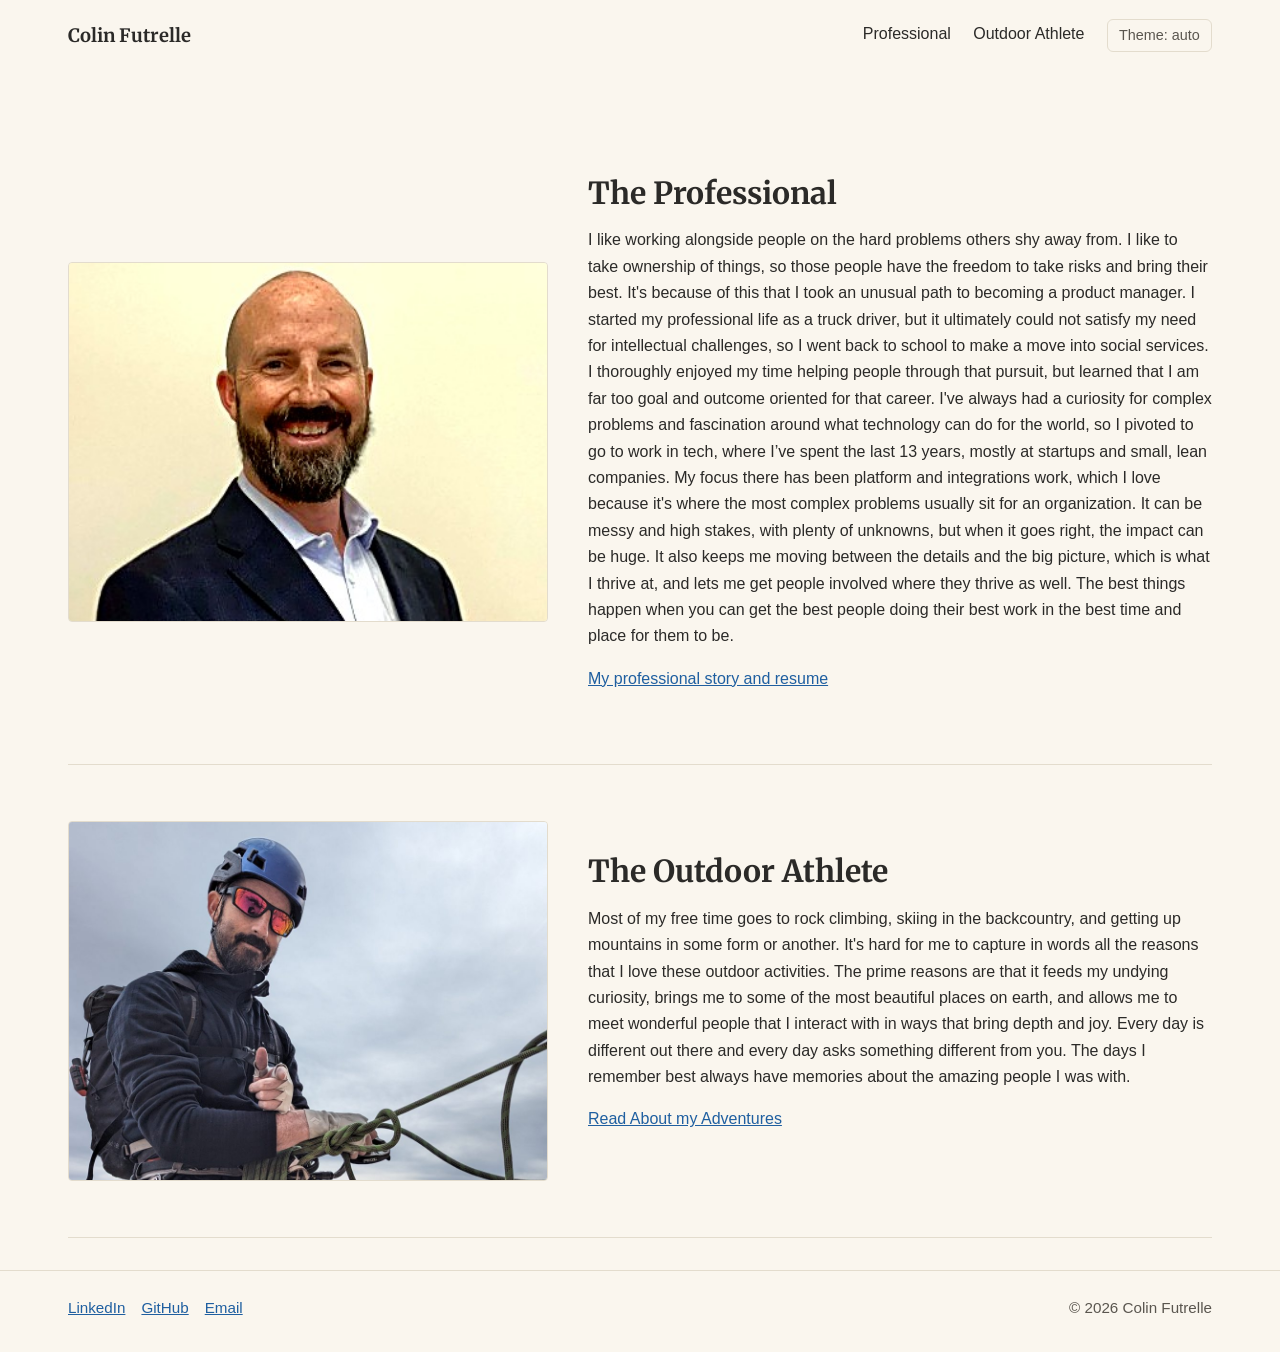
<file: index.html>
<!doctype html><html lang="en"><head><meta charset="utf-8"><meta name="viewport" content="width=device-width,initial-scale=1">
<title>Colin Futrelle</title><meta name="description" content="Colin Futrelle, product leader, rock climber, backcountry skier, and mountaineer."><meta name="color-scheme" content="light dark"><meta name="theme-color" content="#14263A">
<meta property="og:title" content="Colin Futrelle"><meta property="og:description" content="Colin Futrelle, product leader, rock climber, backcountry skier, and mountaineer."><meta property="og:type" content="website">
<link rel="preconnect" href="https://fonts.googleapis.com"><link rel="preconnect" href="https://fonts.gstatic.com" crossorigin><link rel="stylesheet" href="https://fonts.googleapis.com/css2?family=Merriweather:wght@400;700&display=swap">
<link rel="stylesheet" href="style.css"></head><body>
<header><div class="wrap"><a class="brand" href="index.html">Colin Futrelle</a>
<nav aria-label="Main"><a href="professional.html">Professional</a><a href="outdoor-athlete.html">Outdoor Athlete</a><button class="theme" type="button">Theme: auto</button></nav></div></header>
<main><div class="wrap" style="padding-top:3rem">
<section class="row"><figure><img class="crop" src="professional-headshot.jpg" alt="Colin Futrelle, smiling, wearing a navy blazer and light blue button-down shirt" style="object-position:50% 0%"></figure>
<div><h2><a href="professional.html" style="color:inherit;text-decoration:none">The Professional</a></h2>
<p>I like working alongside people on the hard problems others shy away from. I like to take ownership of things, so those people have the freedom to take risks and bring their best. It's because of this that I took an unusual path to becoming a product manager. I started my professional life as a truck driver, but it ultimately could not satisfy my need for intellectual challenges, so I went back to school to make a move into social services. I thoroughly enjoyed my time helping people through that pursuit, but learned that I am far too goal and outcome oriented for that career. I've always had a curiosity for complex problems and fascination around what technology can do for the world, so I pivoted to go to work in tech, where I’ve spent the last 13 years, mostly at startups and small, lean companies. My focus there has been platform and integrations work, which I love because it's where the most complex problems usually sit for an organization. It can be messy and high stakes, with plenty of unknowns, but when it goes right, the impact can be huge. It also keeps me moving between the details and the big picture, which is what I thrive at, and lets me get people involved where they thrive as well. The best things happen when you can get the best people doing their best work in the best time and place for them to be.</p><p><a href="professional.html">My professional story and resume</a></p></div></section>

<section class="row"><figure><img class="crop" src="climbing.jpg" alt="Colin in a helmet and sunglasses, high on a cliff with a coiled rope and a desert valley behind him"></figure>
<div><h2><a href="outdoor-athlete.html" style="color:inherit;text-decoration:none">The Outdoor Athlete</a></h2>
<p>Most of my free time goes to rock climbing, skiing in the backcountry, and getting up mountains in some form or another. It's hard for me to capture in words all the reasons that I love these outdoor activities. The prime reasons are that it feeds my undying curiosity, brings me to some of the most beautiful places on earth, and allows me to meet wonderful people that I interact with in ways that bring depth and joy. Every day is different out there and every day asks something different from you. The days I remember best always have memories about the amazing people I was with.</p><p><a href="outdoor-athlete.html">Read About my Adventures</a></p></div></section>
</div></main>
<footer><div class="wrap"><div><a href="https://www.linkedin.com/in/colinfutrelle">LinkedIn</a><a href="https://github.com/Vehementrr">GitHub</a><a href="mailto:cefutrelle@gmail.com">Email</a></div><div>&copy; 2026 Colin Futrelle</div></div></footer>
<script src="site.js"></script></body></html>
</file>
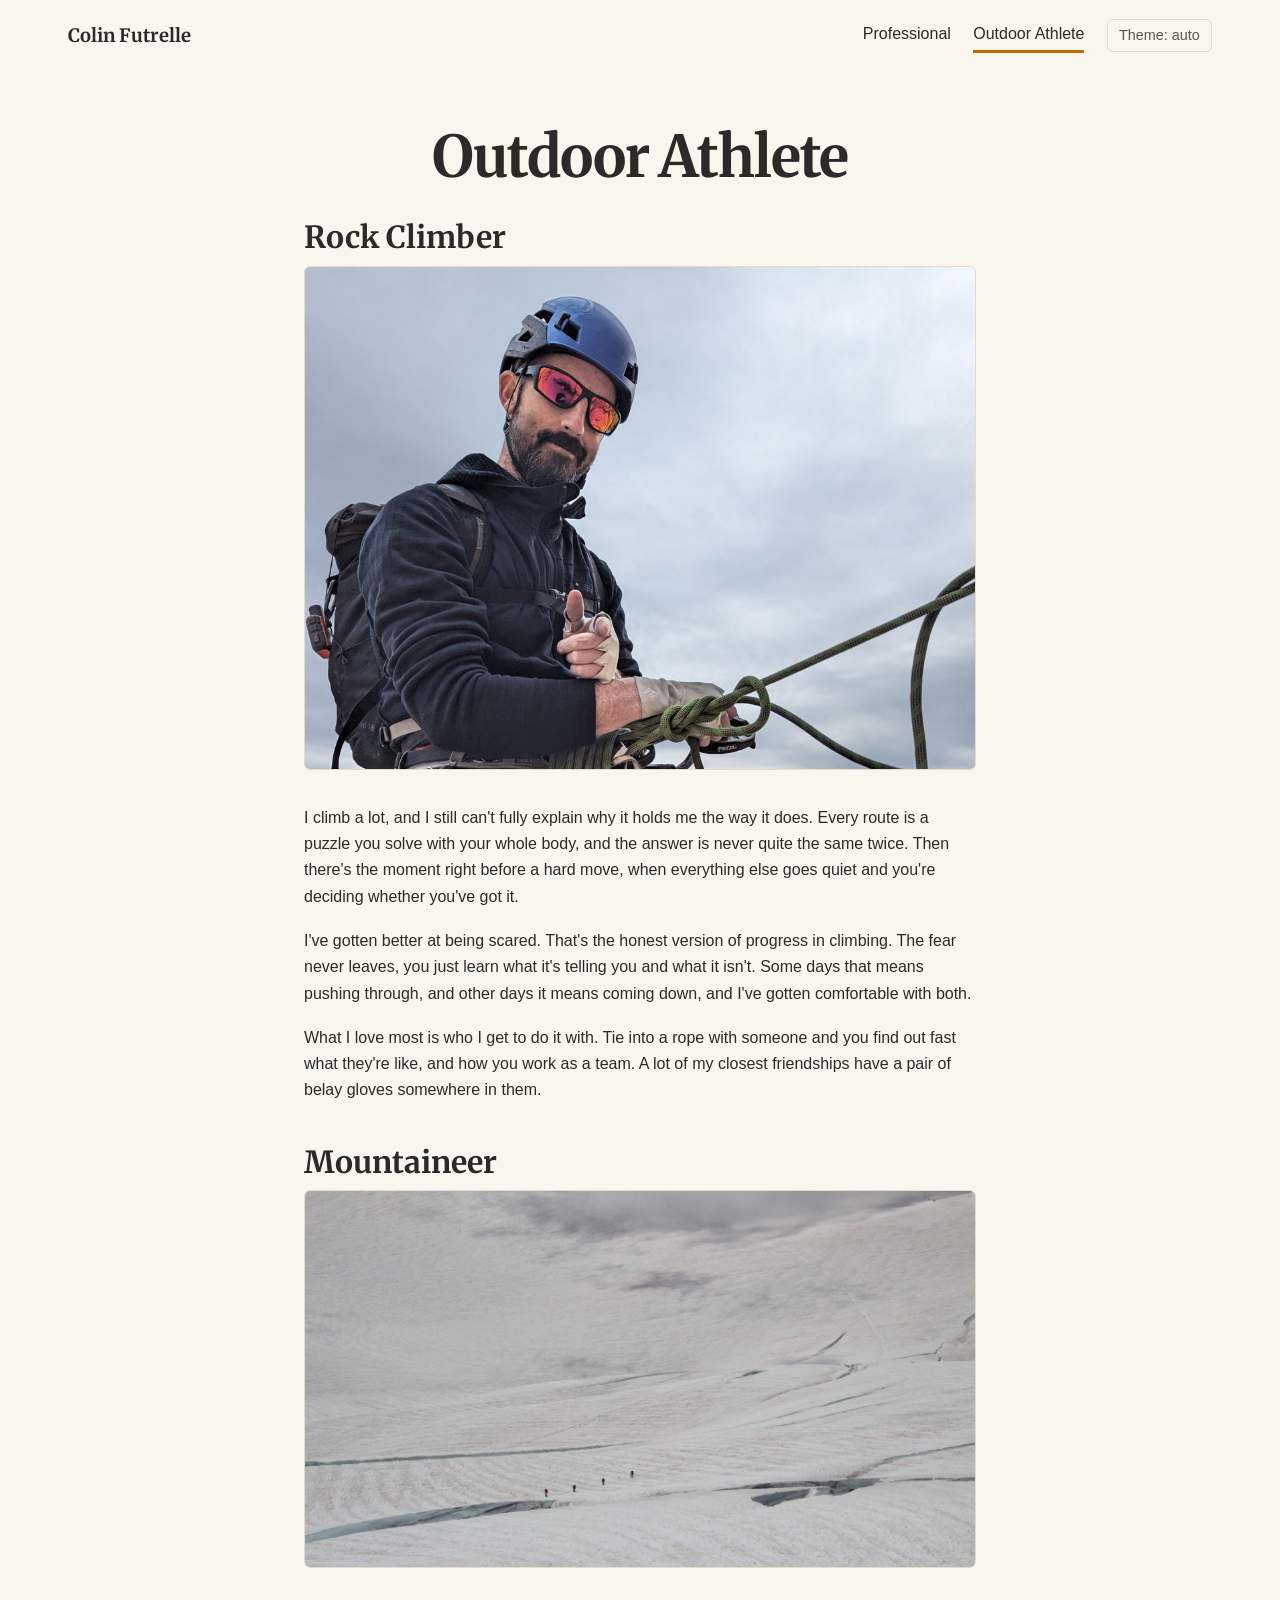
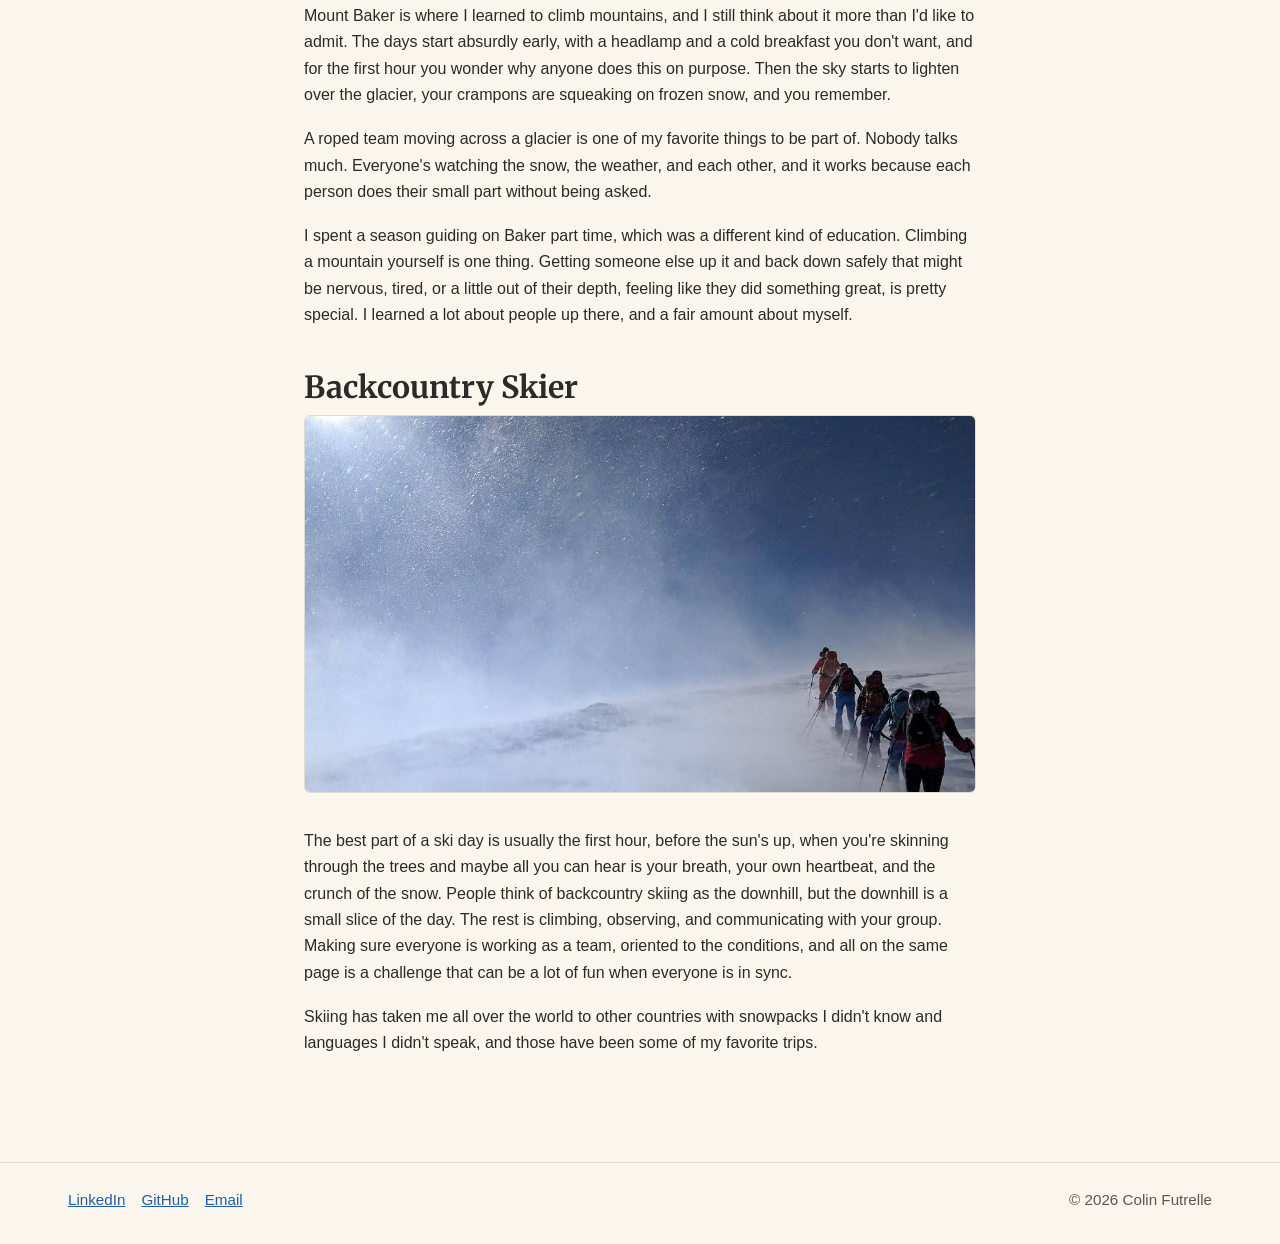
<file: outdoor-athlete.html>
<!doctype html><html lang="en"><head><meta charset="utf-8"><meta name="viewport" content="width=device-width,initial-scale=1">
<title>Outdoor Athlete | Colin Futrelle</title><meta name="description" content="Colin Futrelle on rock climbing, mountaineering, and backcountry skiing."><meta name="color-scheme" content="light dark"><meta name="theme-color" content="#14263A">
<meta property="og:title" content="Outdoor Athlete | Colin Futrelle"><meta property="og:description" content="Colin Futrelle on rock climbing, mountaineering, and backcountry skiing."><meta property="og:type" content="website">
<link rel="preconnect" href="https://fonts.googleapis.com"><link rel="preconnect" href="https://fonts.gstatic.com" crossorigin><link rel="stylesheet" href="https://fonts.googleapis.com/css2?family=Merriweather:wght@400;700&display=swap">
<link rel="stylesheet" href="style.css"></head><body>
<header><div class="wrap"><a class="brand" href="index.html">Colin Futrelle</a>
<nav aria-label="Main"><a href="professional.html">Professional</a><a href="outdoor-athlete.html" aria-current="page">Outdoor Athlete</a><button class="theme" type="button">Theme: auto</button></nav></div></header>
<main class="page wrap"><div class="intro">
<h1 style="font-size:clamp(2.2rem,6vw,3.6rem)">Outdoor Athlete</h1>

<h2 style="margin-top:2rem">Rock Climber</h2>
<img class="story-hero" src="climbing.jpg" alt="Colin in a blue helmet and mirrored sunglasses on a high belay, pointing at the camera, with a stack of rope and a desert valley below" style="aspect-ratio:4/3;object-position:50% 8%">
<div class="prose"><p>I climb a lot, and I still can't fully explain why it holds me the way it does. Every route is a puzzle you solve with your whole body, and the answer is never quite the same twice. Then there's the moment right before a hard move, when everything else goes quiet and you're deciding whether you've got it.</p>
<p>I've gotten better at being scared. That's the honest version of progress in climbing. The fear never leaves, you just learn what it's telling you and what it isn't. Some days that means pushing through, and other days it means coming down, and I've gotten comfortable with both.</p>
<p>What I love most is who I get to do it with. Tie into a rope with someone and you find out fast what they're like, and how you work as a team. A lot of my closest friendships have a pair of belay gloves somewhere in them.</p></div>

<h2 style="margin-top:2.5rem">Mountaineer</h2>
<img class="story-hero" src="glacier-team.jpg" alt="A roped team of climbers crossing a snowfield below cloud-covered peaks, crevasses visible nearby" style="object-position:50% 70%">
<div class="prose"><p>Mount Baker is where I learned to climb mountains, and I still think about it more than I'd like to admit. The days start absurdly early, with a headlamp and a cold breakfast you don't want, and for the first hour you wonder why anyone does this on purpose. Then the sky starts to lighten over the glacier, your crampons are squeaking on frozen snow, and you remember.</p>
<p>A roped team moving across a glacier is one of my favorite things to be part of. Nobody talks much. Everyone's watching the snow, the weather, and each other, and it works because each person does their small part without being asked.</p>
<p>I spent a season guiding on Baker part time, which was a different kind of education. Climbing a mountain yourself is one thing. Getting someone else up it and back down safely that might be nervous, tired, or a little out of their depth, feeling like they did something great, is pretty special. I learned a lot about people up there, and a fair amount about myself.</p></div>

<h2 style="margin-top:2.5rem">Backcountry Skier</h2>
<img class="story-hero" src="ski-team.jpg" alt="A line of backcountry skiers ascending a wind-blown ridge in bright sun and blowing snow" style="object-position:75% 45%">
<div class="prose"><p>The best part of a ski day is usually the first hour, before the sun's up, when you're skinning through the trees and maybe all you can hear is your breath, your own heartbeat, and the crunch of the snow. People think of backcountry skiing as the downhill, but the downhill is a small slice of the day. The rest is climbing, observing, and communicating with your group. Making sure everyone is working as a team, oriented to the conditions, and all on the same page is a challenge that can be a lot of fun when everyone is in sync.</p>
<p>Skiing has taken me all over the world to other countries with snowpacks I didn't know and languages I didn't speak, and those have been some of my favorite trips.</p></div>
</div></main>
<footer><div class="wrap"><div><a href="https://www.linkedin.com/in/colinfutrelle">LinkedIn</a><a href="https://github.com/Vehementrr">GitHub</a><a href="mailto:cefutrelle@gmail.com">Email</a></div><div>&copy; 2026 Colin Futrelle</div></div></footer>
<script src="site.js"></script></body></html>
</file>
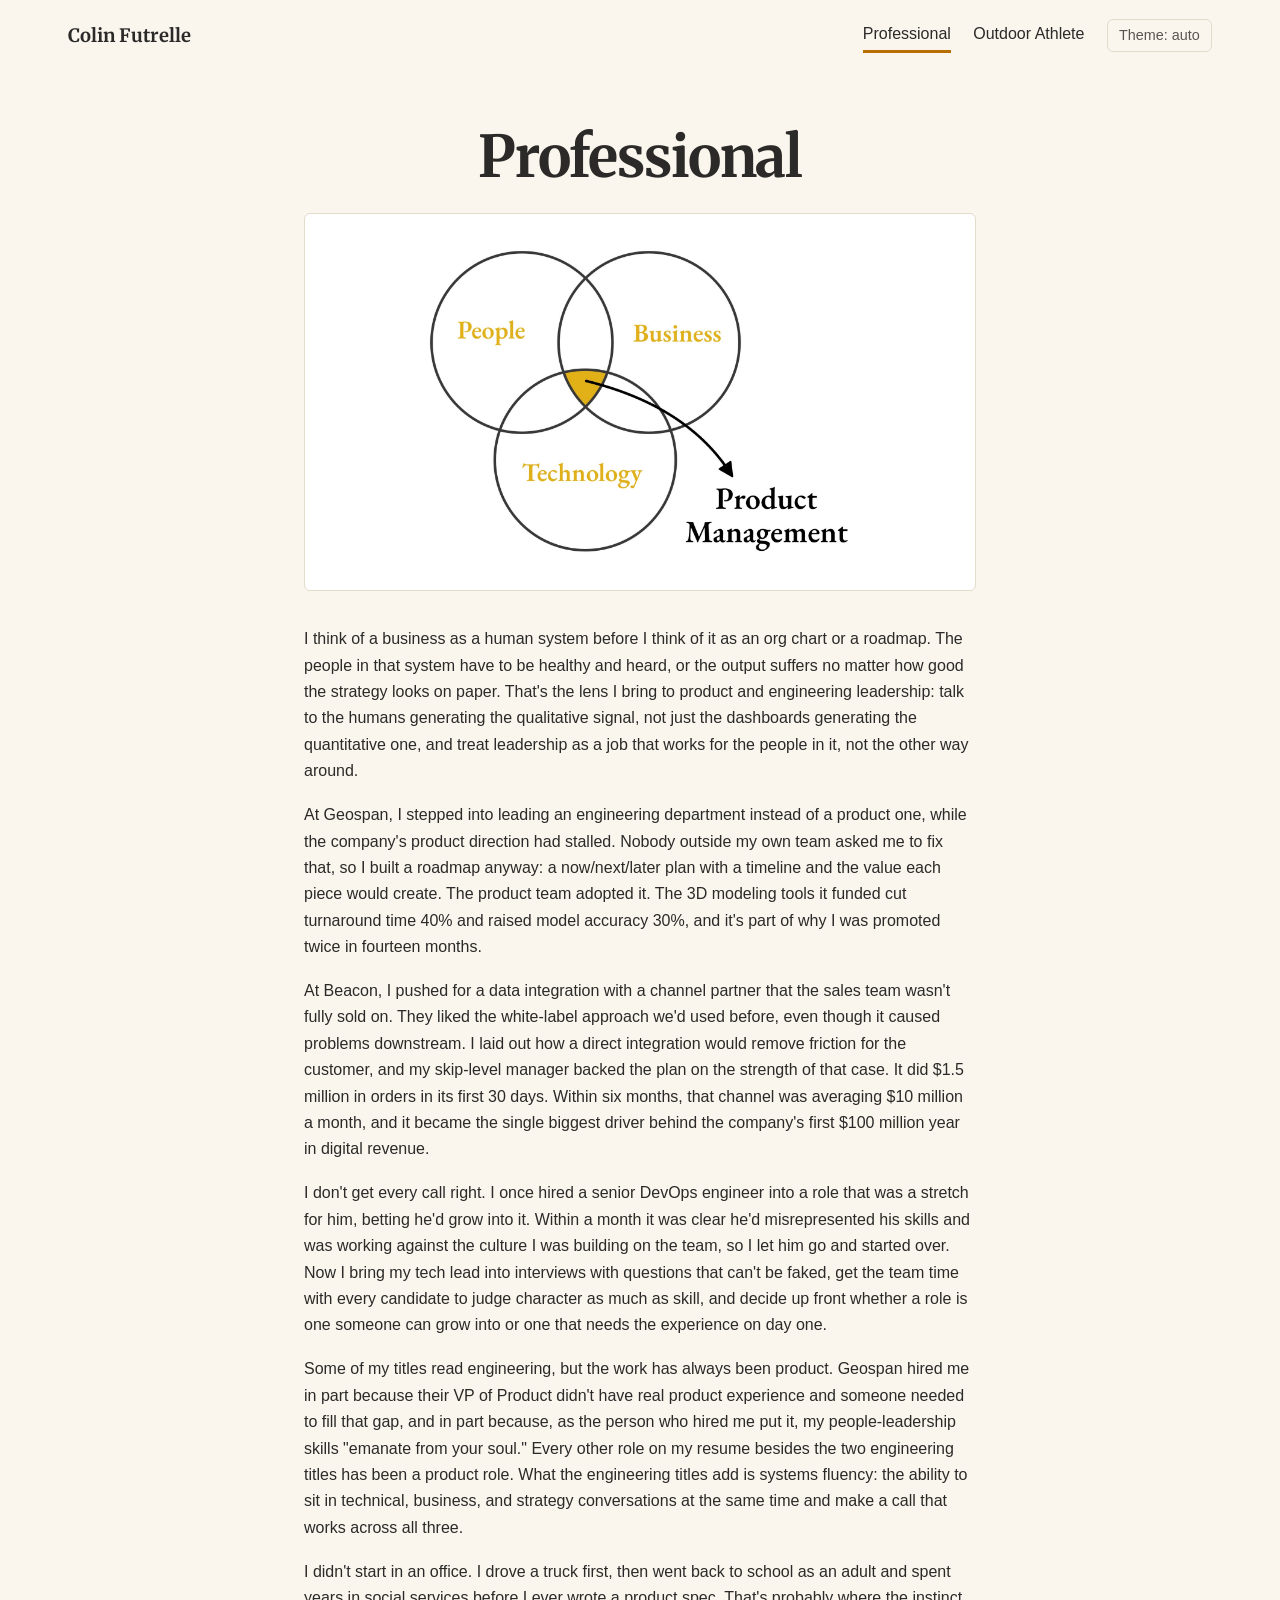
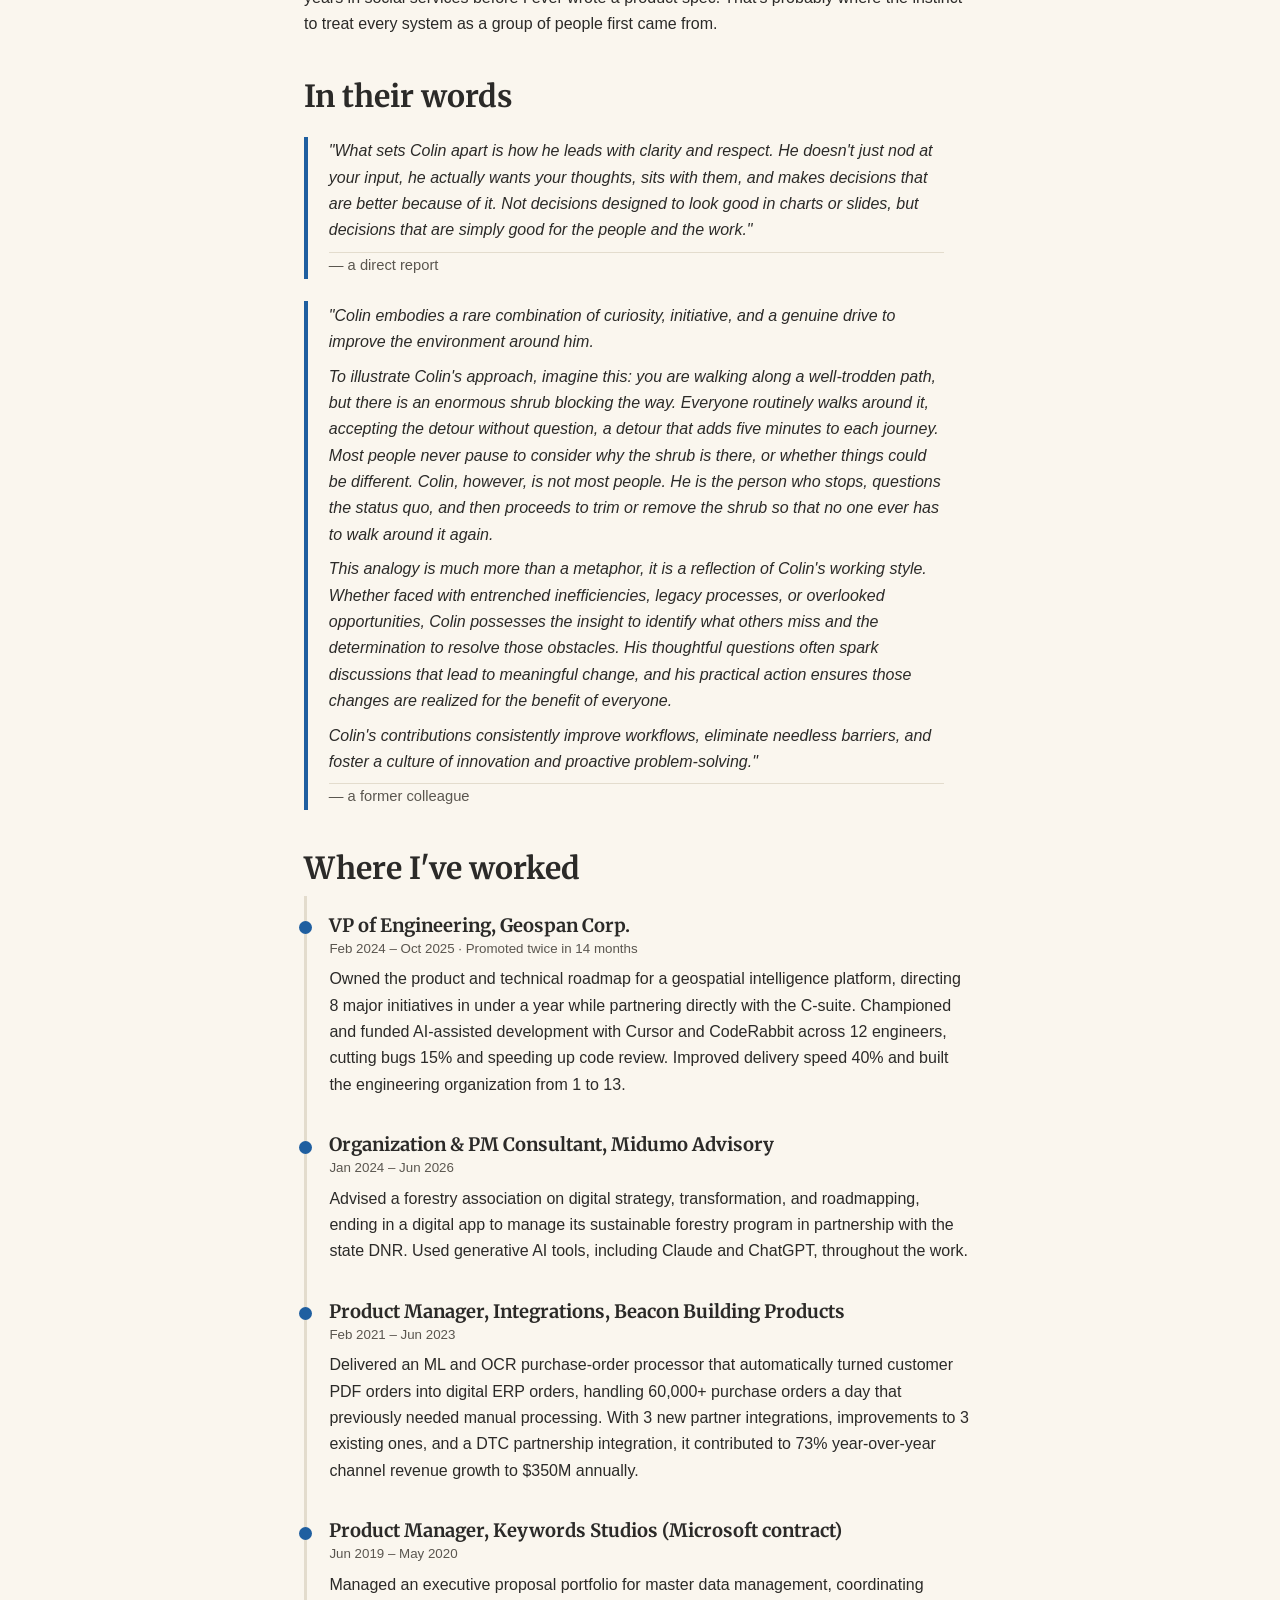
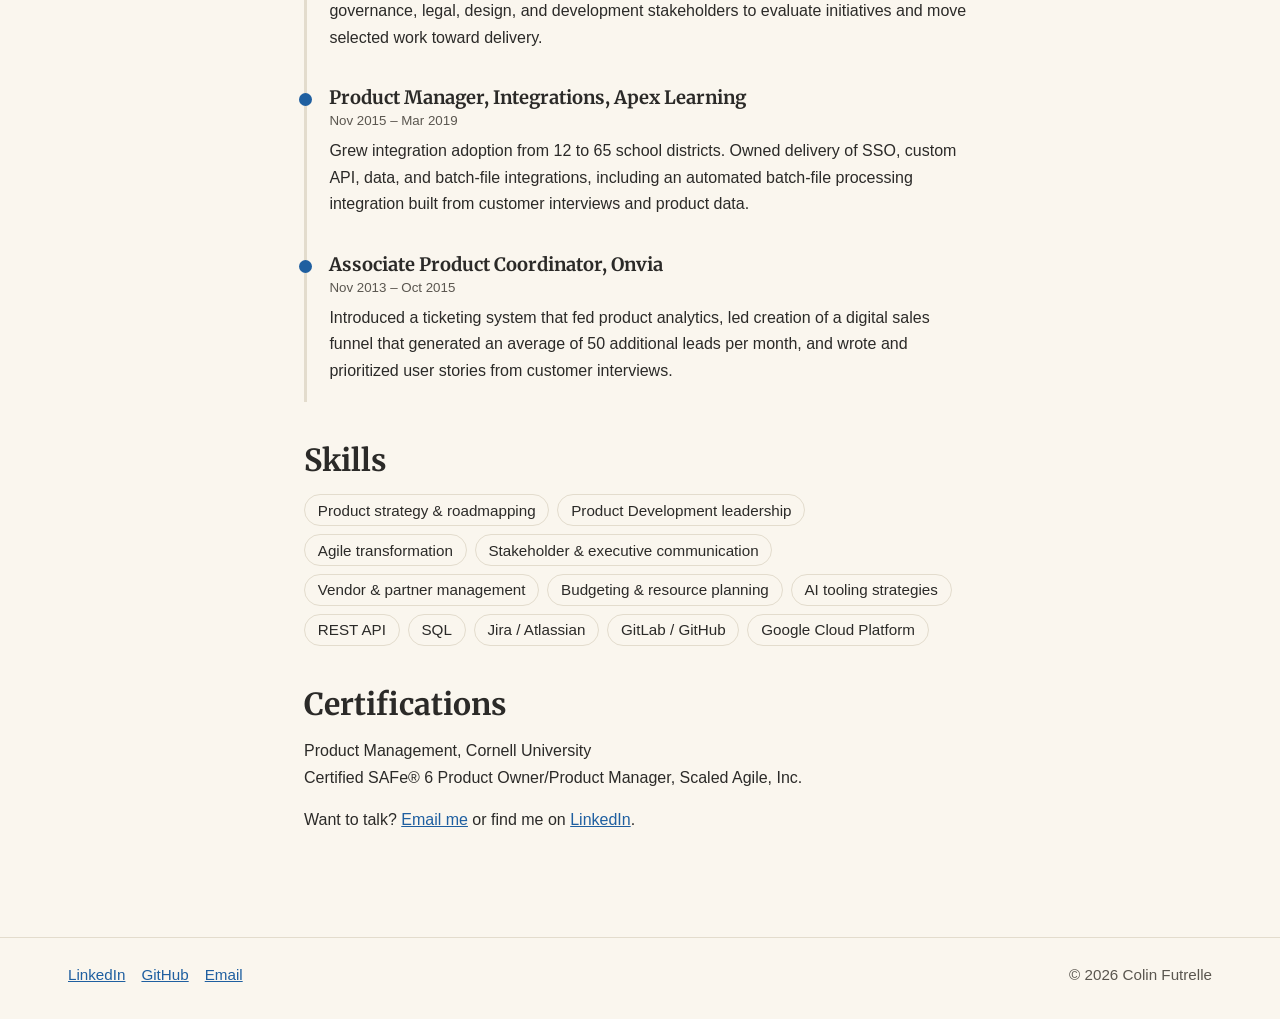
<file: professional.html>
<!doctype html><html lang="en"><head><meta charset="utf-8"><meta name="viewport" content="width=device-width,initial-scale=1">
<title>Professional | Colin Futrelle</title><meta name="description" content="Colin Futrelle's professional background in product and engineering leadership."><meta name="color-scheme" content="light dark"><meta name="theme-color" content="#14263A">
<meta property="og:title" content="Professional | Colin Futrelle"><meta property="og:description" content="Colin Futrelle's professional background in product and engineering leadership."><meta property="og:type" content="website">
<link rel="preconnect" href="https://fonts.googleapis.com"><link rel="preconnect" href="https://fonts.gstatic.com" crossorigin><link rel="stylesheet" href="https://fonts.googleapis.com/css2?family=Merriweather:wght@400;700&display=swap">
<link rel="stylesheet" href="style.css"></head><body>
<header><div class="wrap"><a class="brand" href="index.html">Colin Futrelle</a>
<nav aria-label="Main"><a href="professional.html" aria-current="page">Professional</a><a href="outdoor-athlete.html">Outdoor Athlete</a><button class="theme" type="button">Theme: auto</button></nav></div></header>
<main class="page wrap"><div class="intro">
<h1 style="font-size:clamp(2.2rem,6vw,3.6rem)">Professional</h1>
<img class="story-hero" src="product-management-diagram.jpg" alt="Venn diagram of three overlapping circles labeled People, Business, and Technology, with an arrow from their overlap pointing to the words Product Management" style="object-fit:contain;background:#fff;padding:1.8rem">
<div class="prose"><p>I think of a business as a human system before I think of it as an org chart or a roadmap. The people in that system have to be healthy and heard, or the output suffers no matter how good the strategy looks on paper. That's the lens I bring to product and engineering leadership: talk to the humans generating the qualitative signal, not just the dashboards generating the quantitative one, and treat leadership as a job that works for the people in it, not the other way around.</p>
<p>At Geospan, I stepped into leading an engineering department instead of a product one, while the company's product direction had stalled. Nobody outside my own team asked me to fix that, so I built a roadmap anyway: a now/next/later plan with a timeline and the value each piece would create. The product team adopted it. The 3D modeling tools it funded cut turnaround time 40% and raised model accuracy 30%, and it's part of why I was promoted twice in fourteen months.</p>
<p>At Beacon, I pushed for a data integration with a channel partner that the sales team wasn't fully sold on. They liked the white-label approach we'd used before, even though it caused problems downstream. I laid out how a direct integration would remove friction for the customer, and my skip-level manager backed the plan on the strength of that case. It did $1.5 million in orders in its first 30 days. Within six months, that channel was averaging $10 million a month, and it became the single biggest driver behind the company's first $100 million year in digital revenue.</p>
<p>I don't get every call right. I once hired a senior DevOps engineer into a role that was a stretch for him, betting he'd grow into it. Within a month it was clear he'd misrepresented his skills and was working against the culture I was building on the team, so I let him go and started over. Now I bring my tech lead into interviews with questions that can't be faked, get the team time with every candidate to judge character as much as skill, and decide up front whether a role is one someone can grow into or one that needs the experience on day one.</p>
<p>Some of my titles read engineering, but the work has always been product. Geospan hired me in part because their VP of Product didn't have real product experience and someone needed to fill that gap, and in part because, as the person who hired me put it, my people-leadership skills "emanate from your soul." Every other role on my resume besides the two engineering titles has been a product role. What the engineering titles add is systems fluency: the ability to sit in technical, business, and strategy conversations at the same time and make a call that works across all three.</p>
<p>I didn't start in an office. I drove a truck first, then went back to school as an adult and spent years in social services before I ever wrote a product spec. That's probably where the instinct to treat every system as a group of people first came from.</p></div>
<h2 style="margin-top:2.5rem">In their words</h2>
<blockquote><p>"What sets Colin apart is how he leads with clarity and respect. He doesn't just nod at your input, he actually wants your thoughts, sits with them, and makes decisions that are better because of it. Not decisions designed to look good in charts or slides, but decisions that are simply good for the people and the work."</p><footer>&mdash; a direct report</footer></blockquote>
<blockquote><p>"Colin embodies a rare combination of curiosity, initiative, and a genuine drive to improve the environment around him.</p>
<p>To illustrate Colin's approach, imagine this: you are walking along a well-trodden path, but there is an enormous shrub blocking the way. Everyone routinely walks around it, accepting the detour without question, a detour that adds five minutes to each journey. Most people never pause to consider why the shrub is there, or whether things could be different. Colin, however, is not most people. He is the person who stops, questions the status quo, and then proceeds to trim or remove the shrub so that no one ever has to walk around it again.</p>
<p>This analogy is much more than a metaphor, it is a reflection of Colin's working style. Whether faced with entrenched inefficiencies, legacy processes, or overlooked opportunities, Colin possesses the insight to identify what others miss and the determination to resolve those obstacles. His thoughtful questions often spark discussions that lead to meaningful change, and his practical action ensures those changes are realized for the benefit of everyone.</p>
<p>Colin's contributions consistently improve workflows, eliminate needless barriers, and foster a culture of innovation and proactive problem-solving."</p><footer>&mdash; a former colleague</footer></blockquote>
<h2 style="margin-top:2.5rem">Where I've worked</h2>
<div class="job"><h3>VP of Engineering, Geospan Corp.</h3><small>Feb 2024 – Oct 2025 · Promoted twice in 14 months</small><p>Owned the product and technical roadmap for a geospatial intelligence platform, directing 8 major initiatives in under a year while partnering directly with the C-suite. Championed and funded AI-assisted development with Cursor and CodeRabbit across 12 engineers, cutting bugs 15% and speeding up code review. Improved delivery speed 40% and built the engineering organization from 1 to 13.</p></div>
<div class="job"><h3>Organization &amp; PM Consultant, Midumo Advisory</h3><small>Jan 2024 – Jun 2026</small><p>Advised a forestry association on digital strategy, transformation, and roadmapping, ending in a digital app to manage its sustainable forestry program in partnership with the state DNR. Used generative AI tools, including Claude and ChatGPT, throughout the work.</p></div>
<div class="job"><h3>Product Manager, Integrations, Beacon Building Products</h3><small>Feb 2021 – Jun 2023</small><p>Delivered an ML and OCR purchase-order processor that automatically turned customer PDF orders into digital ERP orders, handling 60,000+ purchase orders a day that previously needed manual processing. With 3 new partner integrations, improvements to 3 existing ones, and a DTC partnership integration, it contributed to 73% year-over-year channel revenue growth to $350M annually.</p></div>
<div class="job"><h3>Product Manager, Keywords Studios (Microsoft contract)</h3><small>Jun 2019 – May 2020</small><p>Managed an executive proposal portfolio for master data management, coordinating governance, legal, design, and development stakeholders to evaluate initiatives and move selected work toward delivery.</p></div>
<div class="job"><h3>Product Manager, Integrations, Apex Learning</h3><small>Nov 2015 – Mar 2019</small><p>Grew integration adoption from 12 to 65 school districts. Owned delivery of SSO, custom API, data, and batch-file integrations, including an automated batch-file processing integration built from customer interviews and product data.</p></div>
<div class="job"><h3>Associate Product Coordinator, Onvia</h3><small>Nov 2013 – Oct 2015</small><p>Introduced a ticketing system that fed product analytics, led creation of a digital sales funnel that generated an average of 50 additional leads per month, and wrote and prioritized user stories from customer interviews.</p></div>
<h2 style="margin-top:2.5rem">Skills</h2>
<ul class="tags"><li>Product strategy &amp; roadmapping</li><li>Product Development leadership</li><li>Agile transformation</li><li>Stakeholder &amp; executive communication</li><li>Vendor &amp; partner management</li><li>Budgeting &amp; resource planning</li><li>AI tooling strategies</li><li>REST API</li><li>SQL</li><li>Jira / Atlassian</li><li>GitLab / GitHub</li><li>Google Cloud Platform</li></ul>
<h2 style="margin-top:2.5rem">Certifications</h2>
<p>Product Management, Cornell University<br>Certified SAFe&reg; 6 Product Owner/Product Manager, Scaled Agile, Inc.</p>
<p>Want to talk? <a href="mailto:cefutrelle@gmail.com">Email me</a> or find me on <a href="https://www.linkedin.com/in/colinfutrelle">LinkedIn</a>.</p>
</div></main>
<footer><div class="wrap"><div><a href="https://www.linkedin.com/in/colinfutrelle">LinkedIn</a><a href="https://github.com/Vehementrr">GitHub</a><a href="mailto:cefutrelle@gmail.com">Email</a></div><div>&copy; 2026 Colin Futrelle</div></div></footer>
<script src="site.js"></script></body></html>
</file>
<file: style.css>
:root{--bg:#FAF6EE;--ink:#2B2A28;--mut:#5A564F;--acc:#1F5FA0;--hi:#B86E00;--line:#E3DCCD;--card:#FFFDF8}
@media(prefers-color-scheme:dark){:root:not([data-theme=light]){--bg:#1C2128;--ink:#CFD5DB;--mut:#9AA4AE;--acc:#7FB2E5;--hi:#E0A93B;--line:#303842;--card:#232A32}}
:root[data-theme=dark]{--bg:#1C2128;--ink:#CFD5DB;--mut:#9AA4AE;--acc:#7FB2E5;--hi:#E0A93B;--line:#303842;--card:#232A32}
*{box-sizing:border-box}
body{margin:0;background:var(--bg);color:var(--ink);font:16px/1.65 Arial,Helvetica,sans-serif}
a{color:var(--acc)}a:focus-visible,button:focus-visible{outline:3px solid var(--hi);outline-offset:3px}
.wrap{max-width:74rem;margin:0 auto;padding:0 1.25rem}
header .wrap{display:flex;flex-wrap:wrap;gap:.75rem 2rem;align-items:center;justify-content:space-between;padding-top:1.1rem;padding-bottom:1.1rem}
.brand{font:700 1.15rem "Merriweather",serif;color:var(--ink);text-decoration:none}
nav{display:flex;flex-wrap:wrap;gap:.25rem 1.4rem;align-items:center}
nav a{color:var(--ink);text-decoration:none;padding:.2rem 0;border-bottom:3px solid transparent}
nav a:hover,nav a[aria-current]{border-color:var(--hi)}
button.theme{font:inherit;font-size:.9rem;background:none;color:var(--mut);border:1px solid var(--line);border-radius:6px;padding:.2rem .7rem;cursor:pointer}
.hero{background:repeating-radial-gradient(ellipse at 88% 15%,transparent 0 26px,var(--line) 26px 27px);border-bottom:1px solid var(--line)}
.hero .wrap{padding-top:5rem;padding-bottom:5rem}
h1{font:700 clamp(2.6rem,8vw,5rem)/1.05 "Merriweather",serif;margin:0 0 .6rem;letter-spacing:-.02em}
.hero p.sub{font-size:1.3rem;color:var(--mut);margin:0;border-left:5px solid var(--hi);padding-left:1rem}
h2{font:700 1.9rem/1.2 "Merriweather",serif;margin:0 0 .6rem}
h3{font:700 1.15rem/1.3 "Merriweather",serif;margin:0}
.row{display:grid;grid-template-columns:minmax(0,1fr) minmax(0,1.3fr);gap:2.5rem;align-items:center;padding:3.5rem 0;border-bottom:1px solid var(--line)}
figure{margin:0;min-width:0}
.ph{aspect-ratio:4/3;border:1px solid var(--line);border-radius:4px;display:grid;place-items:center;color:var(--mut);font-size:.9rem;background:repeating-radial-gradient(circle at 30% 70%,var(--card) 0 14px,var(--line) 14px 15px)}
.ph span{background:var(--bg);padding:.15rem .6rem;border-radius:4px}
.prose{max-width:40rem}.prose p{margin:0 0 1.1rem}
main.page{padding-top:3.5rem;padding-bottom:3.5rem}
.gal{display:grid;grid-template-columns:repeat(auto-fit,minmax(14rem,1fr));gap:1rem;margin:2.5rem 0}
.job{padding:1.1rem 0 1.1rem 1.4rem;border-left:3px solid var(--line);position:relative}
.job:before{content:"";position:absolute;left:-8px;top:1.55rem;width:13px;height:13px;border-radius:50%;background:var(--acc)}
.job small{color:var(--mut);display:block}.job p{margin:.4rem 0 0;max-width:40rem}
.tags{display:flex;flex-wrap:wrap;gap:.5rem;padding:0;list-style:none}
.tags li{border:1px solid var(--line);border-radius:999px;padding:.15rem .8rem;font-size:.95rem}
footer{border-top:1px solid var(--line);margin-top:2rem}
footer .wrap{display:flex;flex-wrap:wrap;gap:.5rem 2rem;justify-content:space-between;padding-top:1.5rem;padding-bottom:2rem;color:var(--mut);font-size:.95rem}
footer a{margin-right:1rem}
blockquote{border-left:4px solid var(--acc);margin:1.4rem 0;padding:.1rem 0 .1rem 1.3rem;max-width:40rem}
blockquote p{margin:0 0 .5rem;font-style:italic}
blockquote footer{font-size:.92rem;color:var(--mut);margin:0}
@media(max-width:44rem){.row{grid-template-columns:minmax(0,1fr);gap:1.2rem}}
.crop{width:100%;max-width:100%;height:auto;aspect-ratio:4/3;object-fit:cover;object-position:50% 10%;border-radius:4px;border:1px solid var(--line);display:block}
.story-hero{width:100%;aspect-ratio:16/9;object-fit:cover;border-radius:6px;border:1px solid var(--line);display:block;margin:0 0 2.2rem}
.intro{max-width:42rem;margin:0 auto}
.intro h1{text-align:center;margin-bottom:1.6rem}
.intro .prose{max-width:none}

.hero-img{width:100%;height:auto;aspect-ratio:4/5;object-fit:cover;object-position:50% 12%;border-radius:4px;display:block}
.split{display:grid;grid-template-columns:minmax(0,15rem) minmax(0,1fr);gap:2rem;align-items:start;margin-top:1rem}
@media(max-width:44rem){.split{grid-template-columns:1fr;gap:1.5rem}.hero-img{max-width:15rem}}
</file>
